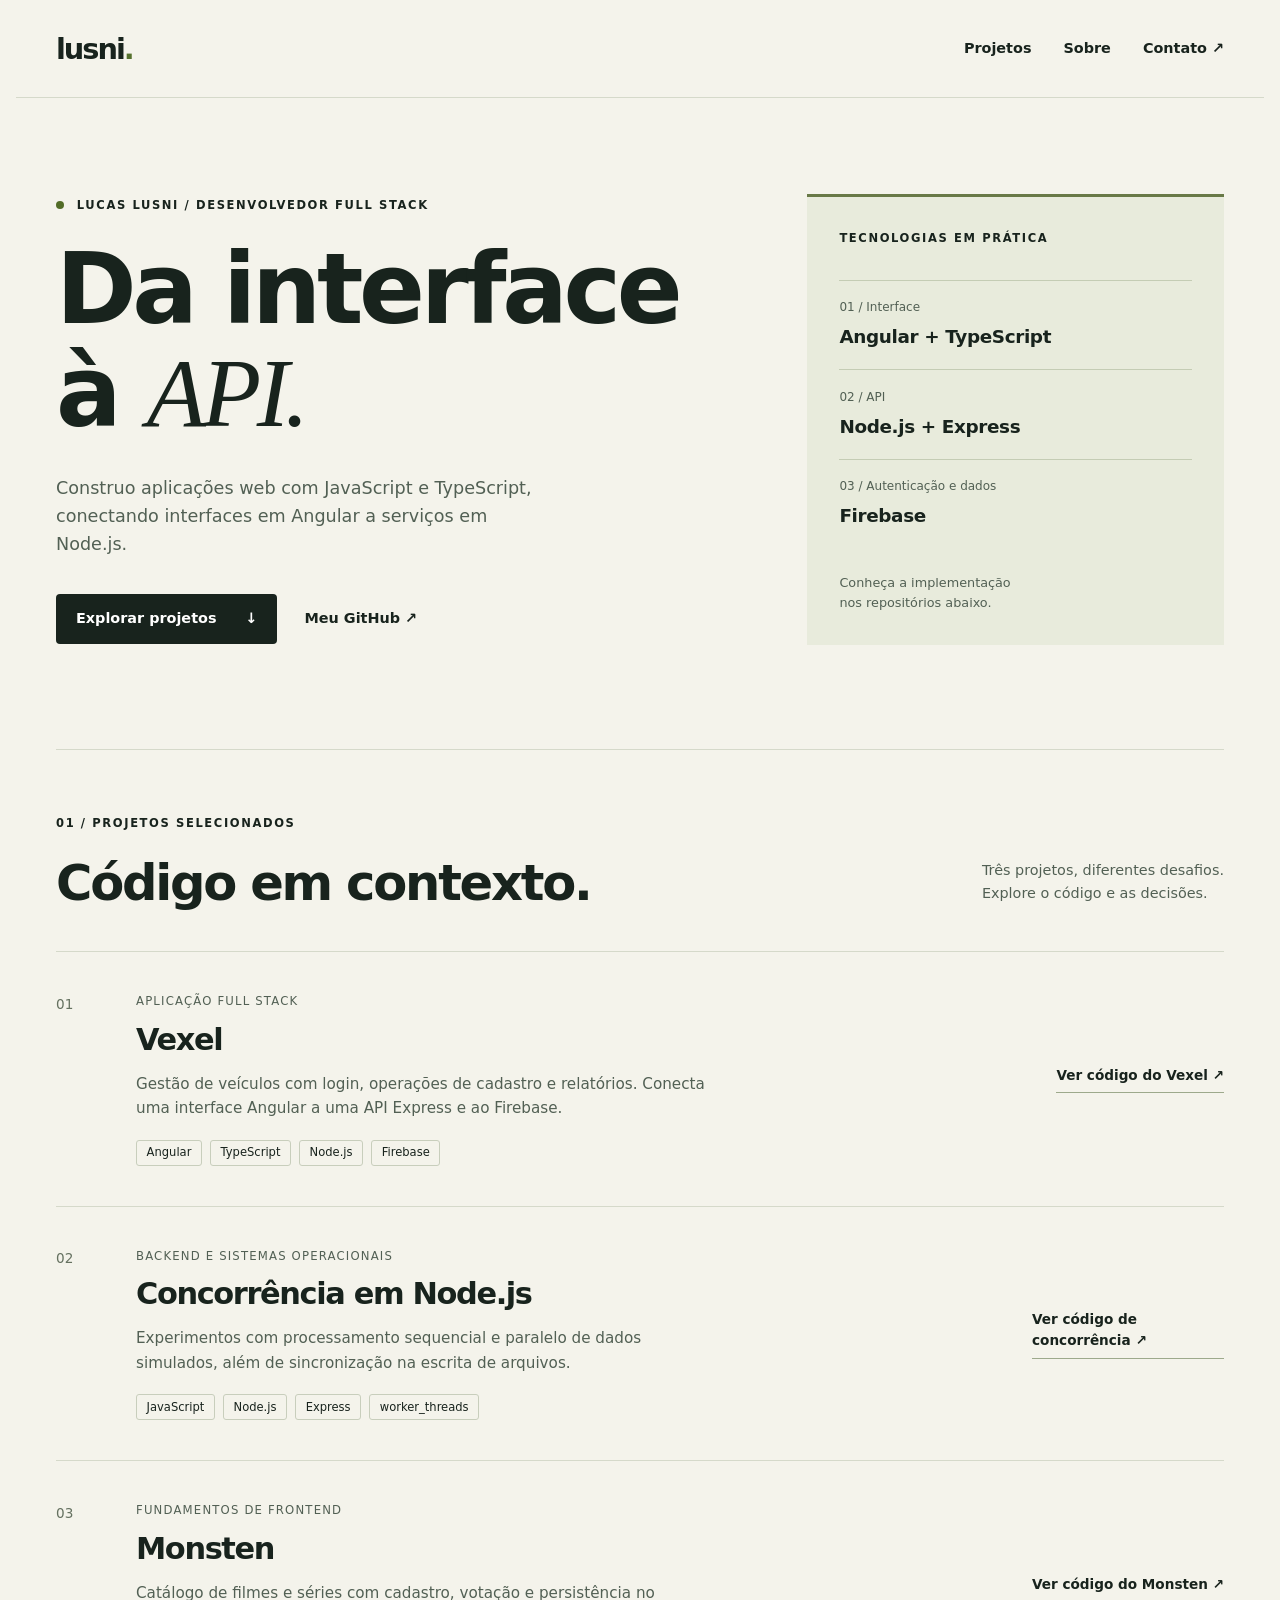
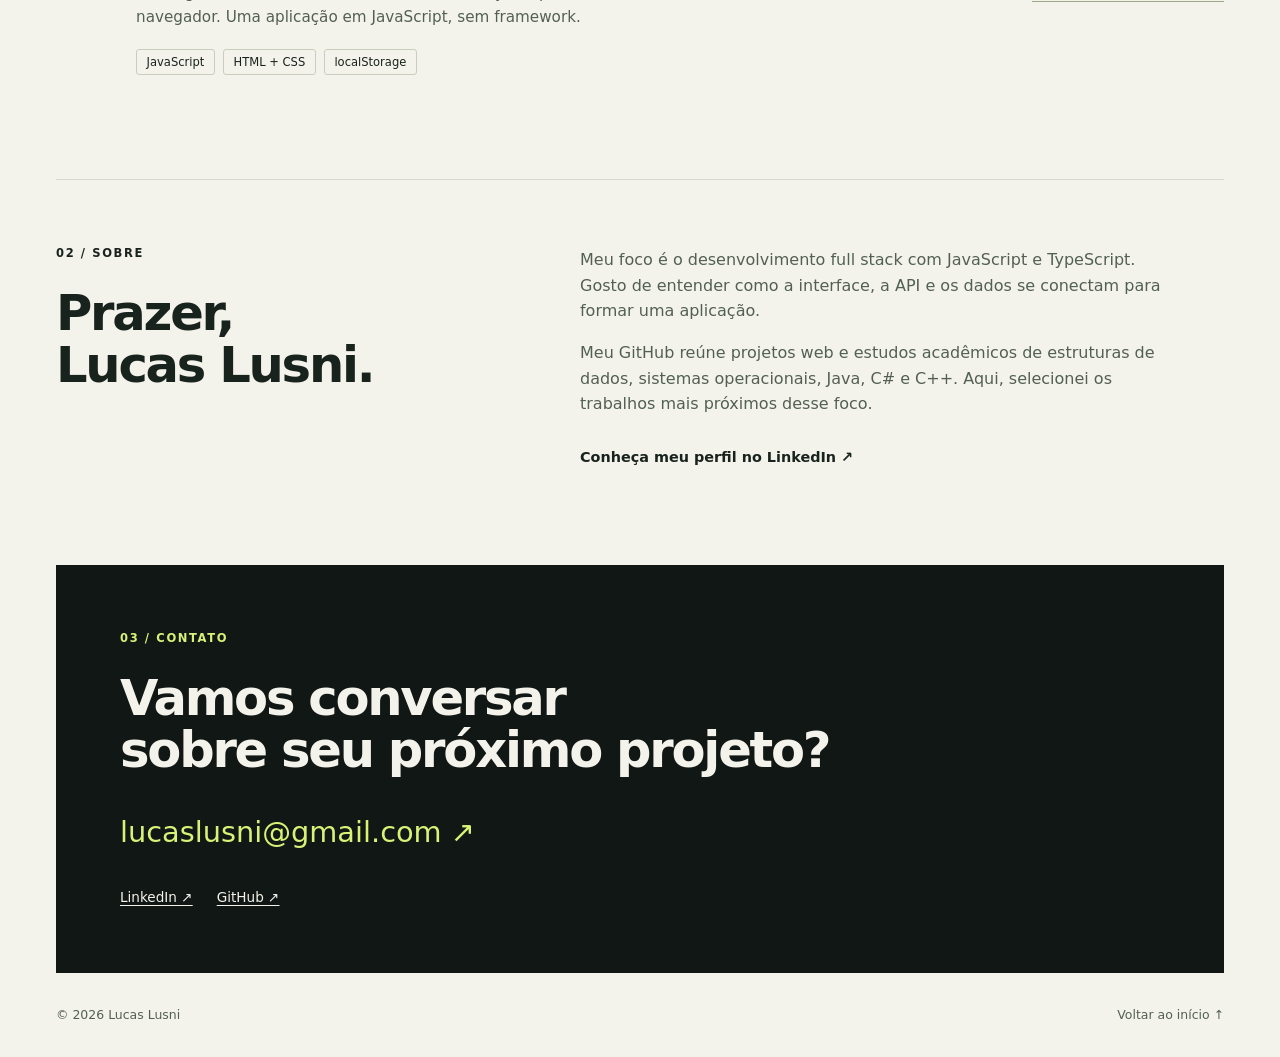
<file: index.html>
<!doctype html>
<html lang="pt-BR">
<head>
  <meta charset="utf-8">
  <meta name="viewport" content="width=device-width, initial-scale=1">
  <meta http-equiv="refresh" content="0; url=./Portifolio/">
  <title>Lucas Lusni — Portfólio</title>
</head>
<body><p><a href="./Portifolio/">Abrir o portfólio de Lucas Lusni</a></p></body>
</html>
</file>
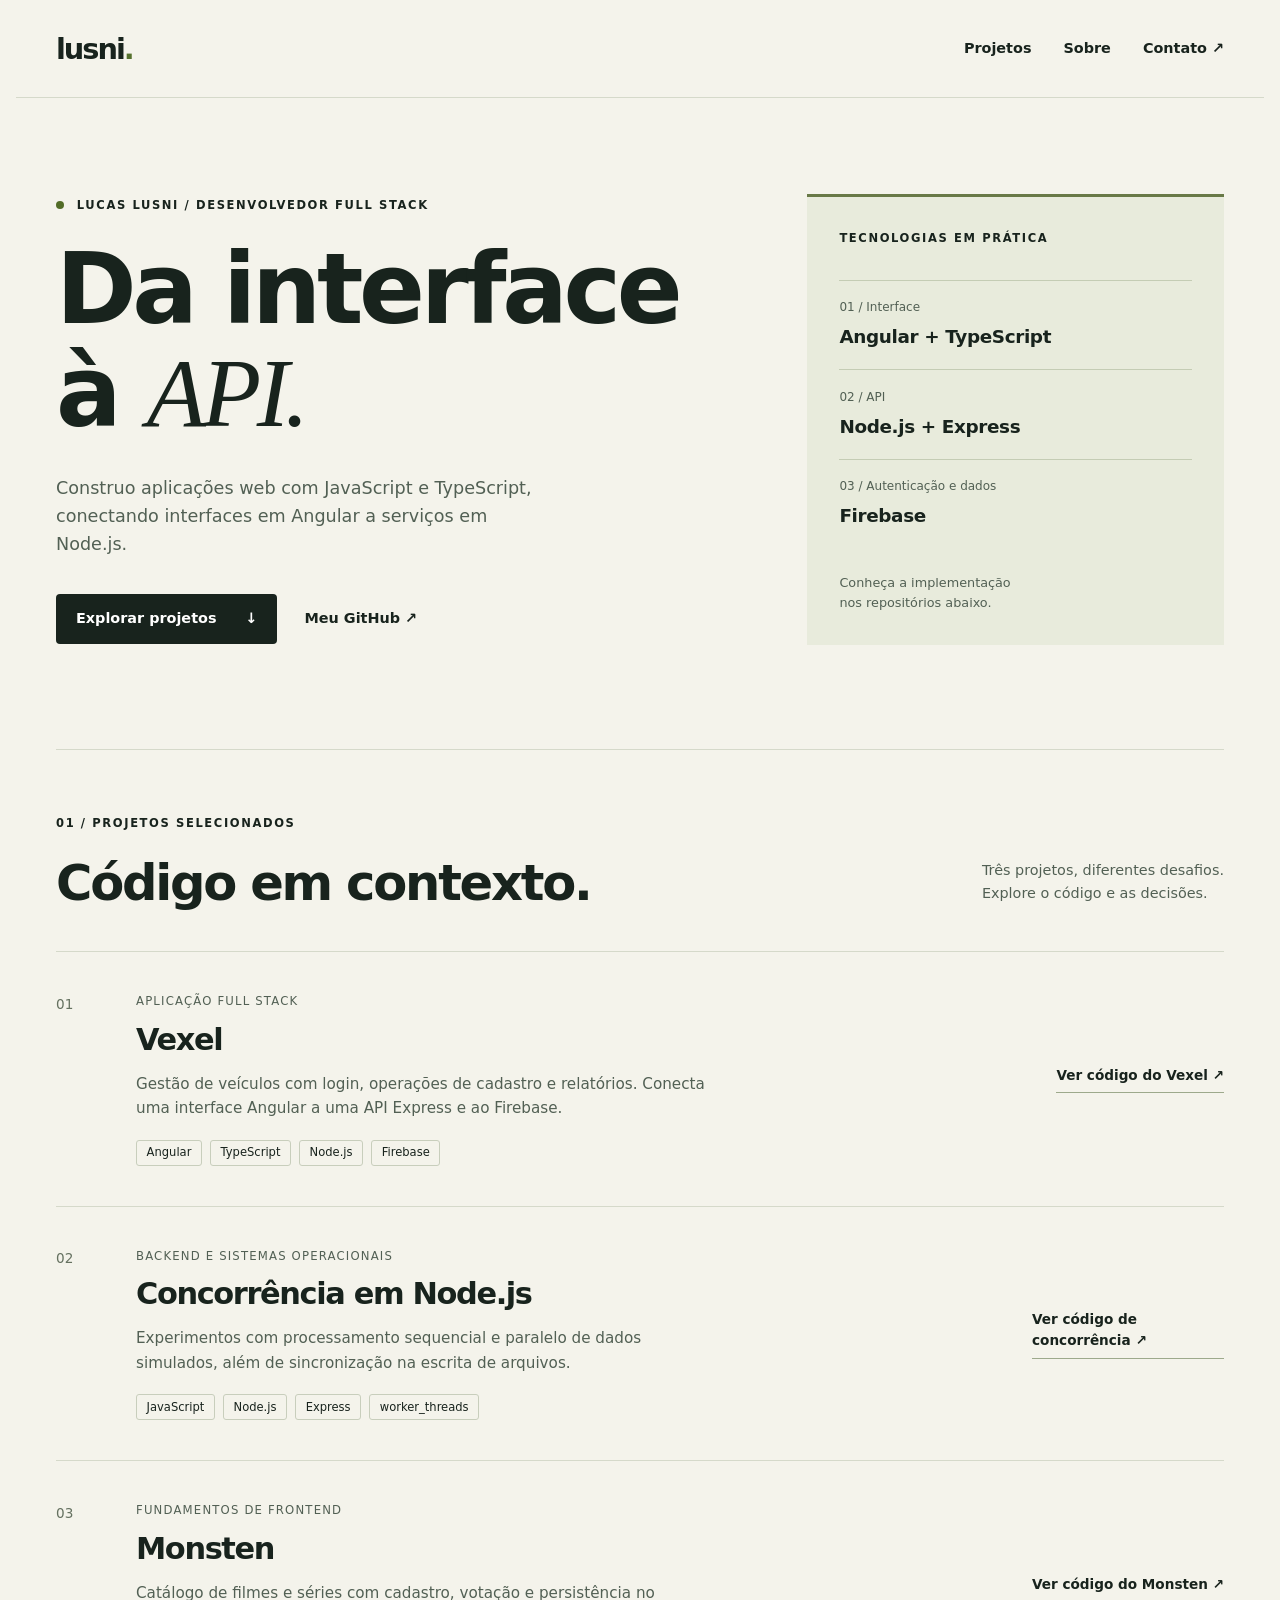
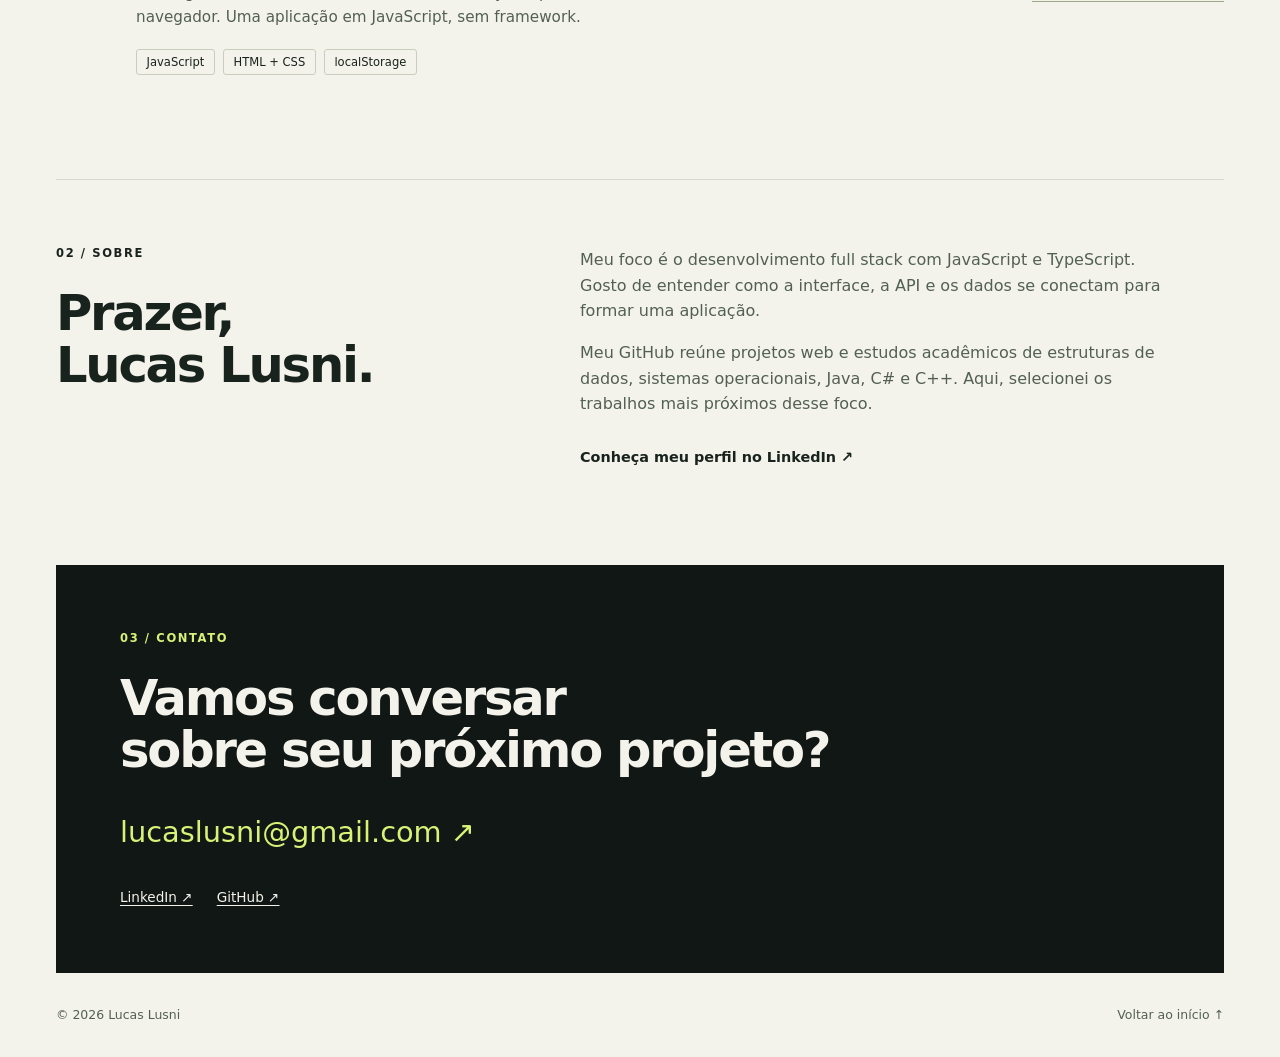
<file: Portifolio/index.html>
<!doctype html>
<html lang="pt-BR">
<head>
  <meta charset="utf-8">
  <meta name="viewport" content="width=device-width, initial-scale=1">
  <meta name="description" content="Portfólio de Lucas Lusni: desenvolvimento full stack com JavaScript, TypeScript, Node.js e Angular. Conheça os projetos e seus códigos.">
  <meta name="theme-color" content="#111714">
  <title>Lucas Lusni — Desenvolvedor Full Stack</title>
  <link rel="stylesheet" href="styles.css">
  <script src="script.js" defer></script>
</head>
<body>
  <a class="skip-link" href="#conteudo">Pular para o conteúdo</a>
  <header class="site-header">
    <a class="brand" href="#inicio" aria-label="Lucas Lusni — início">lusni<span>.</span></a>
    <nav aria-label="Navegação principal">
      <a href="#projetos">Projetos</a>
      <a href="#sobre">Sobre</a>
      <a href="#contato">Contato <span aria-hidden="true">↗</span></a>
    </nav>
  </header>
  <main id="conteudo">
    <section class="hero" id="inicio" aria-labelledby="hero-title">
      <div class="hero-copy">
        <p class="eyebrow"><span class="dot" aria-hidden="true"></span> Lucas Lusni / Desenvolvedor Full Stack</p>
        <h1 id="hero-title">Da interface<br>à <em>API.</em></h1>
        <p class="hero-description">Construo aplicações web com JavaScript e TypeScript, conectando interfaces em Angular a serviços em Node.js.</p>
        <div class="hero-actions">
          <a class="button" href="#projetos">Explorar projetos <span aria-hidden="true">↓</span></a>
          <a class="text-link" href="https://github.com/lucaslusni" target="_blank" rel="noopener noreferrer">Meu GitHub <span aria-hidden="true">↗</span></a>
        </div>
      </div>
      <aside class="hero-note" aria-label="Tecnologias presentes nos projetos">
        <p class="eyebrow">Tecnologias em prática</p>
        <div class="stack-line"><span>01 / Interface</span><strong>Angular + TypeScript</strong></div>
        <div class="stack-line"><span>02 / API</span><strong>Node.js + Express</strong></div>
        <div class="stack-line"><span>03 / Autenticação e dados</span><strong>Firebase</strong></div>
        <p class="note-footer">Conheça a implementação<br>nos repositórios abaixo.</p>
      </aside>
    </section>

    <section class="projects section" id="projetos" aria-labelledby="projects-title">
      <div class="section-heading">
        <div><p class="eyebrow">01 / Projetos selecionados</p><h2 id="projects-title">Código em contexto.</h2></div>
        <p>Três projetos, diferentes desafios.<br>Explore o código e as decisões.</p>
      </div>

      <article class="project">
        <div class="project-number" aria-hidden="true">01</div>
        <div class="project-body">
          <p class="project-category">Aplicação full stack</p>
          <h3>Vexel</h3>
          <p>Gestão de veículos com login, operações de cadastro e relatórios. Conecta uma interface Angular a uma API Express e ao Firebase.</p>
          <ul class="tags" aria-label="Tecnologias do Vexel"><li>Angular</li><li>TypeScript</li><li>Node.js</li><li>Firebase</li></ul>
        </div>
        <a class="project-link" href="https://github.com/lucaslusni/CBTDWEA---vexel" target="_blank" rel="noopener noreferrer">Ver código do Vexel <span aria-hidden="true">↗</span></a>
      </article>
      <article class="project">
        <div class="project-number" aria-hidden="true">02</div>
        <div class="project-body">
          <p class="project-category">Backend e sistemas operacionais</p>
          <h3>Concorrência em Node.js</h3>
          <p>Experimentos com processamento sequencial e paralelo de dados simulados, além de sincronização na escrita de arquivos.</p>
          <ul class="tags" aria-label="Tecnologias de concorrência"><li>JavaScript</li><li>Node.js</li><li>Express</li><li>worker_threads</li></ul>
        </div>
        <a class="project-link" href="https://github.com/lucaslusni/Sistemas-Operacionais-ADS371" target="_blank" rel="noopener noreferrer">Ver código de concorrência <span aria-hidden="true">↗</span></a>
      </article>
      <article class="project">
        <div class="project-number" aria-hidden="true">03</div>
        <div class="project-body">
          <p class="project-category">Fundamentos de frontend</p>
          <h3>Monsten</h3>
          <p>Catálogo de filmes e séries com cadastro, votação e persistência no navegador. Uma aplicação em JavaScript, sem framework.</p>
          <ul class="tags" aria-label="Tecnologias do Monsten"><li>JavaScript</li><li>HTML + CSS</li><li>localStorage</li></ul>
        </div>
        <a class="project-link" href="https://github.com/lucaslusni/Desafio_Monsten" target="_blank" rel="noopener noreferrer">Ver código do Monsten <span aria-hidden="true">↗</span></a>
      </article>
    </section>

    <section class="about section" id="sobre" aria-labelledby="about-title">
      <div><p class="eyebrow">02 / Sobre</p><h2 id="about-title">Prazer,<br>Lucas Lusni.</h2></div>
      <div class="about-copy">
        <p>Meu foco é o desenvolvimento full stack com JavaScript e TypeScript. Gosto de entender como a interface, a API e os dados se conectam para formar uma aplicação.</p>
        <p>Meu GitHub reúne projetos web e estudos acadêmicos de estruturas de dados, sistemas operacionais, Java, C# e C++. Aqui, selecionei os trabalhos mais próximos desse foco.</p>
        <a class="text-link" href="https://www.linkedin.com/in/lucaslusni" target="_blank" rel="noopener noreferrer">Conheça meu perfil no LinkedIn <span aria-hidden="true">↗</span></a>
      </div>
    </section>

    <section class="contact section" id="contato" aria-labelledby="contact-title">
      <p class="eyebrow">03 / Contato</p>
      <h2 id="contact-title">Vamos conversar<br>sobre seu próximo projeto?</h2>
      <a class="contact-email" href="mailto:lucaslusni@gmail.com">lucaslusni@gmail.com <span aria-hidden="true">↗</span></a>
      <div class="contact-links">
        <a href="https://www.linkedin.com/in/lucaslusni" target="_blank" rel="noopener noreferrer">LinkedIn ↗</a>
        <a href="https://github.com/lucaslusni" target="_blank" rel="noopener noreferrer">GitHub ↗</a>
      </div>
    </section>
  </main>
  <footer><span>© <span id="year">2026</span> Lucas Lusni</span><a href="#inicio">Voltar ao início ↑</a></footer>
</body>
</html>
</file>
<file: Portifolio/styles.css>
:root {
  --bg: #f4f3eb;
  --ink: #18231d;
  --muted: #526054;
  --line: #d5d9ca;
  --accent: #d8f278;
  --dark: #111714;
}
* { box-sizing: border-box; }
html { scroll-behavior: smooth; scroll-padding-top: 6rem; }
body { margin: 0; background: var(--bg); color: var(--ink); font-family: system-ui, -apple-system, BlinkMacSystemFont, "Segoe UI", sans-serif; line-height: 1.6; }
a { color: inherit; text-underline-offset: .25em; }
a:focus-visible { outline: 3px solid #42661a; outline-offset: 5px; }
h1, h2, h3, p { margin-top: 0; }
h1, h2, h3 { line-height: 1.06; letter-spacing: -.045em; }
.skip-link { position: absolute; left: 1rem; top: -8rem; z-index: 10; padding: .8rem; background: var(--accent); }
.skip-link:focus { top: 1rem; }
.site-header { max-width: 1248px; margin: 0 auto; padding: 1.6rem 2.5rem; display: flex; justify-content: space-between; align-items: center; border-bottom: 1px solid var(--line); }
.brand { font-size: 1.8rem; font-weight: 800; letter-spacing: -.07em; text-decoration: none; }
.brand span { color: #55712e; }
nav { display: flex; gap: 2rem; font-size: .9rem; font-weight: 600; }
nav a { text-decoration: none; }
nav a:hover, .text-link:hover, footer a:hover { text-decoration: underline; }
main { max-width: 1248px; margin: auto; padding: 0 2.5rem; }
.hero { padding: 6rem 0 6.5rem; display: grid; grid-template-columns: 1.65fr 1fr; gap: 4rem; align-items: center; }
.eyebrow { font-size: .72rem; text-transform: uppercase; letter-spacing: .14em; font-weight: 650; margin-bottom: 1.5rem; }
.dot { display: inline-block; width: .5rem; height: .5rem; border-radius: 50%; background: #526c27; margin-right: .45rem; }
h1 { font-size: clamp(3.5rem, 7.6vw, 6.5rem); font-weight: 650; margin-bottom: 1.8rem; }
h1 em { font-family: Georgia, serif; font-weight: 400; }
.hero-description { max-width: 31rem; color: var(--muted); font-size: 1.1rem; }
.hero-actions { display: flex; align-items: center; gap: 1.7rem; margin-top: 2.2rem; }
.button { display: inline-flex; align-items: center; justify-content: space-between; gap: 1.8rem; background: var(--ink); color: #fff; padding: .85rem 1.25rem; border-radius: 4px; text-decoration: none; font-size: .9rem; font-weight: 600; }
.button:hover { background: #344731; }
.text-link { font-size: .9rem; font-weight: 600; text-decoration: none; }
.hero-note { background: #e8ebdc; padding: 2rem; border-top: 3px solid #687947; }
.hero-note .eyebrow { margin-bottom: 2rem; }
.stack-line { padding: 1.1rem 0; border-top: 1px solid #c4ccb4; display: grid; gap: .3rem; }
.stack-line span { font-size: .75rem; color: var(--muted); }
.stack-line strong { font-size: 1.15rem; font-weight: 600; letter-spacing: -.02em; }
.note-footer { margin: 1.5rem 0 0; font-size: .8rem; color: var(--muted); }
.section { padding: 4rem 0; border-top: 1px solid var(--line); }
.section-heading { display: flex; justify-content: space-between; align-items: flex-end; gap: 2rem; padding-bottom: 2rem; }
h2 { font-size: clamp(2rem, 4vw, 3.1rem); margin-bottom: .6rem; font-weight: 600; }
.section-heading > p { color: var(--muted); font-size: .9rem; }
.project { display: grid; grid-template-columns: 3rem 1fr auto; align-items: center; gap: 2rem; border-top: 1px solid var(--line); padding: 2.5rem 0; }
.project-number { align-self: start; color: #657160; font-size: .85rem; padding-top: .1rem; }
.project-category { color: var(--muted); font-size: .73rem; text-transform: uppercase; letter-spacing: .1em; margin-bottom: .8rem; }
h3 { font-size: 1.9rem; margin-bottom: 1rem; font-weight: 600; }
.project-body > p:not(.project-category) { max-width: 36rem; font-size: .95rem; color: var(--muted); }
.tags { display: flex; flex-wrap: wrap; gap: .5rem; padding: 0; margin: 1.2rem 0 0; list-style: none; }
.tags li { padding: .18rem .6rem; border: 1px solid #c8cebc; border-radius: 3px; font-size: .72rem; }
.project-link { max-width: 12rem; font-size: .85rem; font-weight: 600; text-decoration: none; padding-bottom: .35rem; border-bottom: 1px solid #9da98c; }
.project-link:hover { border-color: var(--ink); }
.about { display: grid; grid-template-columns: 1fr 1.4fr; gap: 4rem; }
.about-copy { max-width: 37rem; color: var(--muted); padding-top: .2rem; }
.about-copy .text-link { display: inline-block; color: var(--ink); margin-top: .8rem; }
.contact { background: var(--dark); color: var(--bg); padding: 4rem; margin: 2rem 0 0; border: none; }
.contact .eyebrow { color: var(--accent); }
.contact h2 { max-width: 48rem; margin-bottom: 2rem; }
.contact-email { display: inline-block; font-size: clamp(1rem, 3vw, 1.8rem); color: var(--accent); text-decoration: none; overflow-wrap: anywhere; }
.contact-email:hover { text-decoration: underline; }
.contact-links { display: flex; gap: 1.5rem; margin-top: 2rem; font-size: .85rem; }
.contact a:focus-visible { outline-color: var(--accent); }
footer { max-width: 1248px; margin: auto; padding: 2rem 2.5rem; display: flex; justify-content: space-between; gap: 1rem; color: var(--muted); font-size: .78rem; }
footer a { text-decoration: none; }
@media (max-width: 850px) {
  .hero { gap: 2rem; padding: 4rem 0; }
  .hero-note { padding: 1.4rem; }
  .project { grid-template-columns: 2rem 1fr; gap: 1.3rem; }
  .project-link { grid-column: 2; max-width: max-content; }
  .hero-actions { flex-wrap: wrap; }
}
@media (max-width: 600px) {
  .site-header, footer { padding: 1.25rem; }
  main { padding: 0 1.25rem; }
  nav { gap: 1rem; font-size: .8rem; }
  .hero { grid-template-columns: 1fr; padding: 3rem 0; }
  .hero-note { margin-top: 1rem; }
  .hero-description { font-size: 1rem; }
  .section { padding: 3rem 0; }
  .section-heading { display: block; }
  .section-heading > p { margin-top: 1.2rem; }
  .project { padding: 2rem 0; gap: 1rem; }
  h3 { font-size: 1.6rem; }
  .about { grid-template-columns: 1fr; gap: 1.5rem; }
  .contact { padding: 2rem 1.5rem; }
  .eyebrow { font-size: .65rem; }
}
@media (prefers-reduced-motion: reduce) {
  html { scroll-behavior: auto; }
}
</file>
